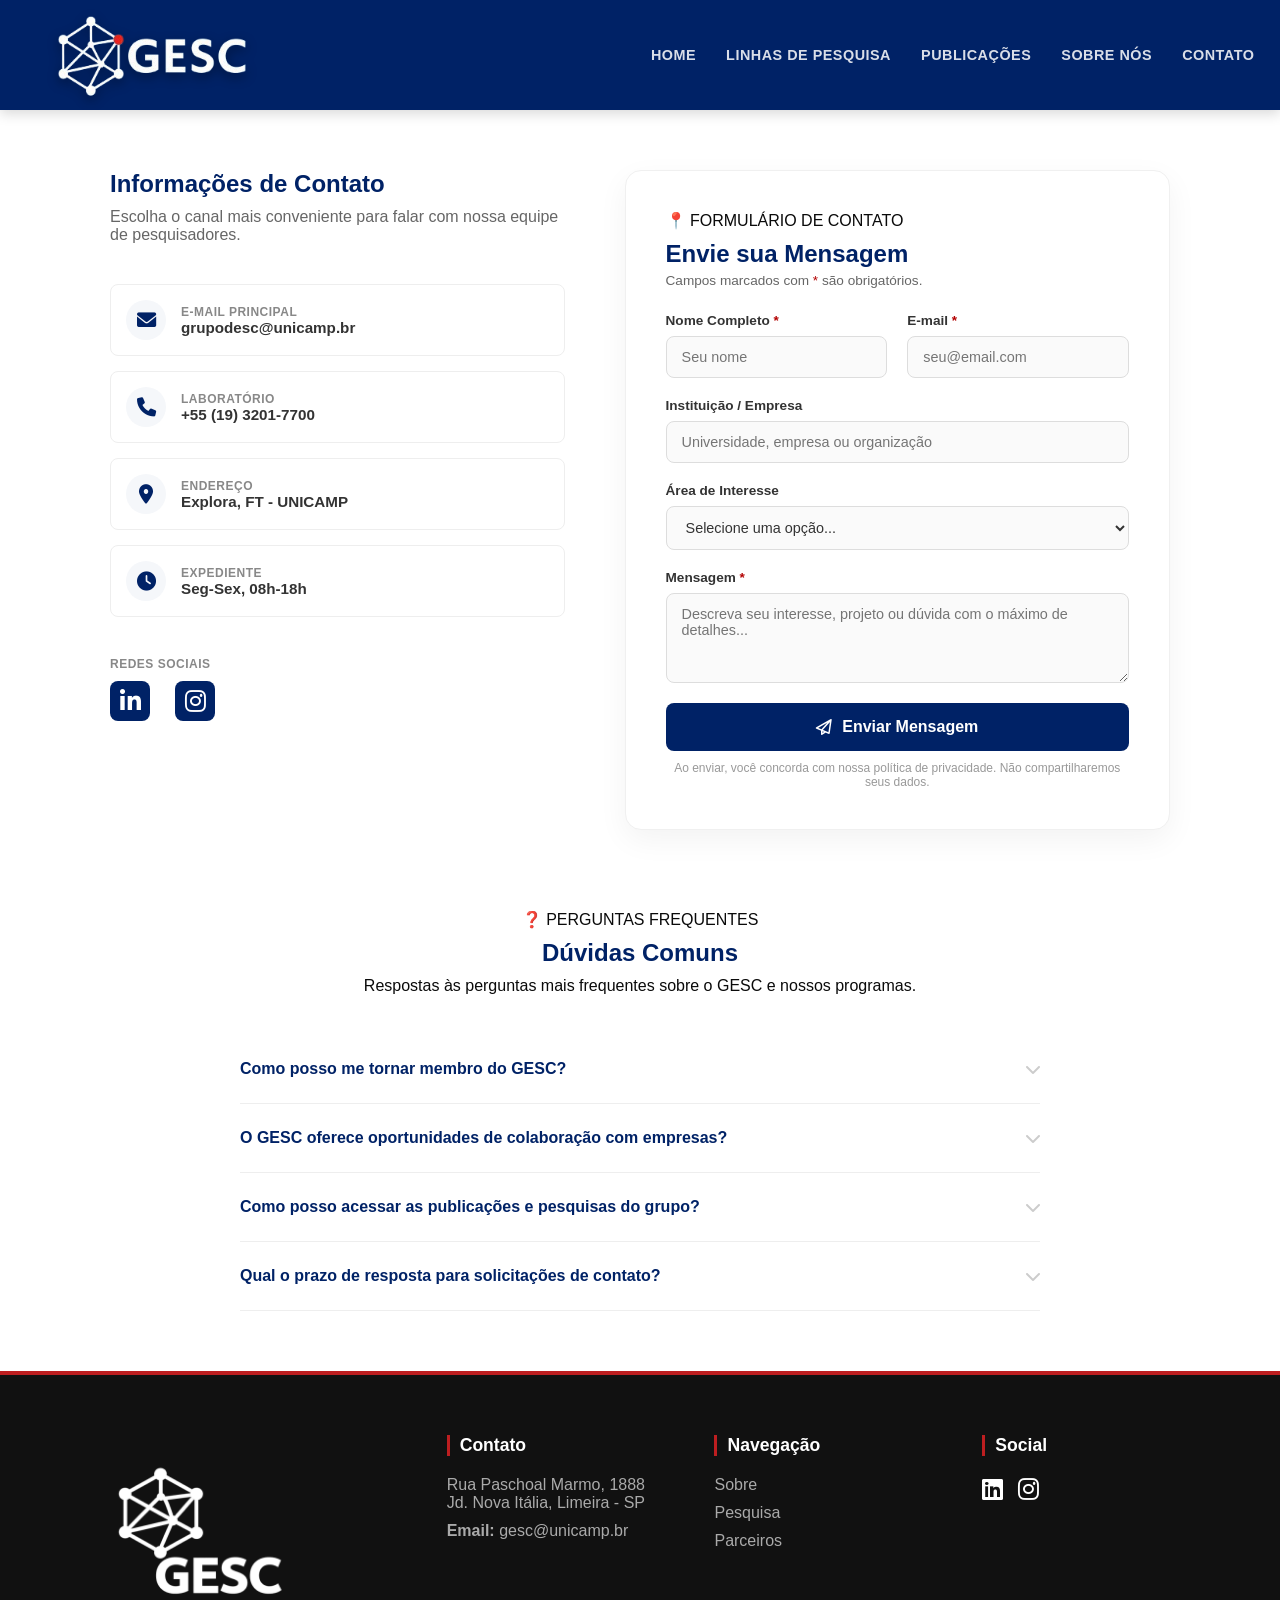
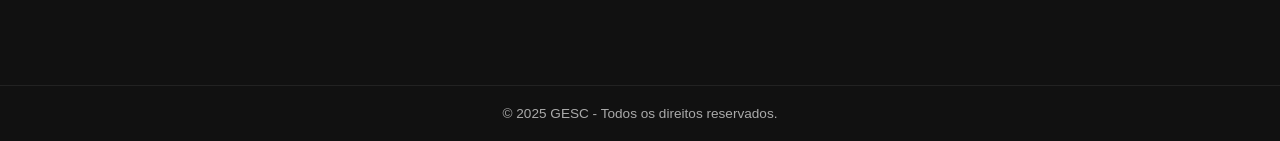
<file: contato.html>
<!DOCTYPE html>
<html lang="pt-BR">
<head>
    <meta charset="UTF-8">
    <meta name="viewport" content="width=device-width, initial-scale=1.0">
    <title>Contato | GESC</title>
    
    <link rel="stylesheet" href="assets/css/global.css">
    <link rel="stylesheet" href="assets/css/header.css">
    <link rel="stylesheet" href="assets/css/footer.css">
    <link rel="icon" type="image/png" href="assets/images/logo2.png">
    <link rel="stylesheet" href="assets/css/contato.css">
    
    <link rel="stylesheet" href="https://cdnjs.cloudflare.com/ajax/libs/font-awesome/6.0.0/css/all.min.css">
</head>
<body>

    <div id="header-placeholder"></div>

    <main class="contact-page container">
        
        <section class="contact-grid">
            
            <div class="contact-info">
                <h2>Informações de Contato</h2>
                <p>Escolha o canal mais conveniente para falar com nossa equipe de pesquisadores.</p>

                <div class="info-cards">
                    <div class="info-card">
                        <div class="icon-box"><i class="fas fa-envelope"></i></div>
                        <div class="info-text">
                            <span>E-MAIL PRINCIPAL</span>
                            <strong>grupodesc@unicamp.br</strong>
                        </div>
                    </div>

                    <div class="info-card">
                        <div class="icon-box"><i class="fas fa-phone"></i></div>
                        <div class="info-text">
                            <span>LABORATÓRIO</span>
                            <strong>+55 (19) 3201-7700</strong>
                        </div>
                    </div>

                    <div class="info-card">
                        <div class="icon-box"><i class="fas fa-map-marker-alt"></i></div>
                        <div class="info-text">
                            <span>ENDEREÇO</span>
                            <strong>Explora, FT - UNICAMP</strong>
                        </div>
                    </div>

                    <div class="info-card">
                        <div class="icon-box"><i class="fas fa-clock"></i></div>
                        <div class="info-text">
                            <span>EXPEDIENTE</span>
                            <strong>Seg-Sex, 08h-18h</strong>
                        </div>
                    </div>
                </div>

                <div class="social-links-contact">
                    <span>REDES SOCIAIS</span>
                    <div class="social-icons">
                        <a href="#"><i class="fab fa-linkedin-in"></i></a>
                        <a href="#"><i class="fab fa-instagram"></i></a>
                    </div>
                </div>
            </div>

            <div class="contact-form-container">
                <span class="mini-tag grey">📍 FORMULÁRIO DE CONTATO</span>
                <h2>Envie sua Mensagem</h2>
                <p class="form-disclaimer">Campos marcados com <span class="text-red">*</span> são obrigatórios.</p>

                <form action="#" class="contact-form">
                    <div class="form-row">
                        <div class="input-group">
                            <label>Nome Completo <span class="text-red">*</span></label>
                            <input type="text" placeholder="Seu nome" required>
                        </div>
                        <div class="input-group">
                            <label>E-mail <span class="text-red">*</span></label>
                            <input type="email" placeholder="seu@email.com" required>
                        </div>
                    </div>

                    <div class="input-group">
                        <label>Instituição / Empresa</label>
                        <input type="text" placeholder="Universidade, empresa ou organização">
                    </div>

                    <div class="input-group">
                        <label>Área de Interesse</label>
                        <select>
                            <option value="">Selecione uma opção...</option>
                            <option value="pesquisa">Parceria em Pesquisa</option>
                            <option value="academico">Ingressar no Grupo (Mestrado/Doutorado)</option>
                            <option value="imprensa">Imprensa / Entrevista</option>
                            <option value="outros">Outros</option>
                        </select>
                    </div>

                    <div class="input-group">
                        <label>Mensagem <span class="text-red">*</span></label>
                        <textarea rows="4" placeholder="Descreva seu interesse, projeto ou dúvida com o máximo de detalhes..." required></textarea>
                    </div>

                    <button type="submit" class="btn-submit">
                        <i class="far fa-paper-plane"></i> Enviar Mensagem
                    </button>
                    <p class="privacy-note">Ao enviar, você concorda com nossa política de privacidade. Não compartilharemos seus dados.</p>
                </form>
            </div>
        </section>

        <section class="faq-section">
            <div class="faq-header">
                <span class="mini-tag grey">❓ PERGUNTAS FREQUENTES</span>
                <h2>Dúvidas Comuns</h2>
                <p>Respostas às perguntas mais frequentes sobre o GESC e nossos programas.</p>
            </div>

            <div class="faq-list">
                <details class="faq-item">
                    <summary>Como posso me tornar membro do GESC? <i class="fas fa-chevron-down"></i></summary>
                    <div class="faq-content">
                        <p>Para se tornar membro, você deve estar matriculado em um programa de pós-graduação da Unicamp ou participar de nossos editais de iniciação científica abertos anualmente.</p>
                    </div>
                </details>

                <details class="faq-item">
                    <summary>O GESC oferece oportunidades de colaboração com empresas? <i class="fas fa-chevron-down"></i></summary>
                    <div class="faq-content">
                        <p>Sim! Mantemos parcerias com diversas empresas do setor de tecnologia e logística. Preencha o formulário acima selecionando "Parceria em Pesquisa" para conversar conosco.</p>
                    </div>
                </details>

                <details class="faq-item">
                    <summary>Como posso acessar as publicações e pesquisas do grupo? <i class="fas fa-chevron-down"></i></summary>
                    <div class="faq-content">
                        <p>Todas as nossas publicações estão disponíveis na aba "Publicações" do nosso site. A maioria possui links diretos para os periódicos (DOI).</p>
                    </div>
                </details>

                <details class="faq-item">
                    <summary>Qual o prazo de resposta para solicitações de contato? <i class="fas fa-chevron-down"></i></summary>
                    <div class="faq-content">
                        <p>Nossa equipe administrativa se esforça para responder todas as mensagens em até 3 dias úteis.</p>
                    </div>
                </details>
            </div>
        </section>

    </main>

    <div id="footer-placeholder"></div>

    <script src="assets/js/script.js"></script>
</body>
</html>
</file>
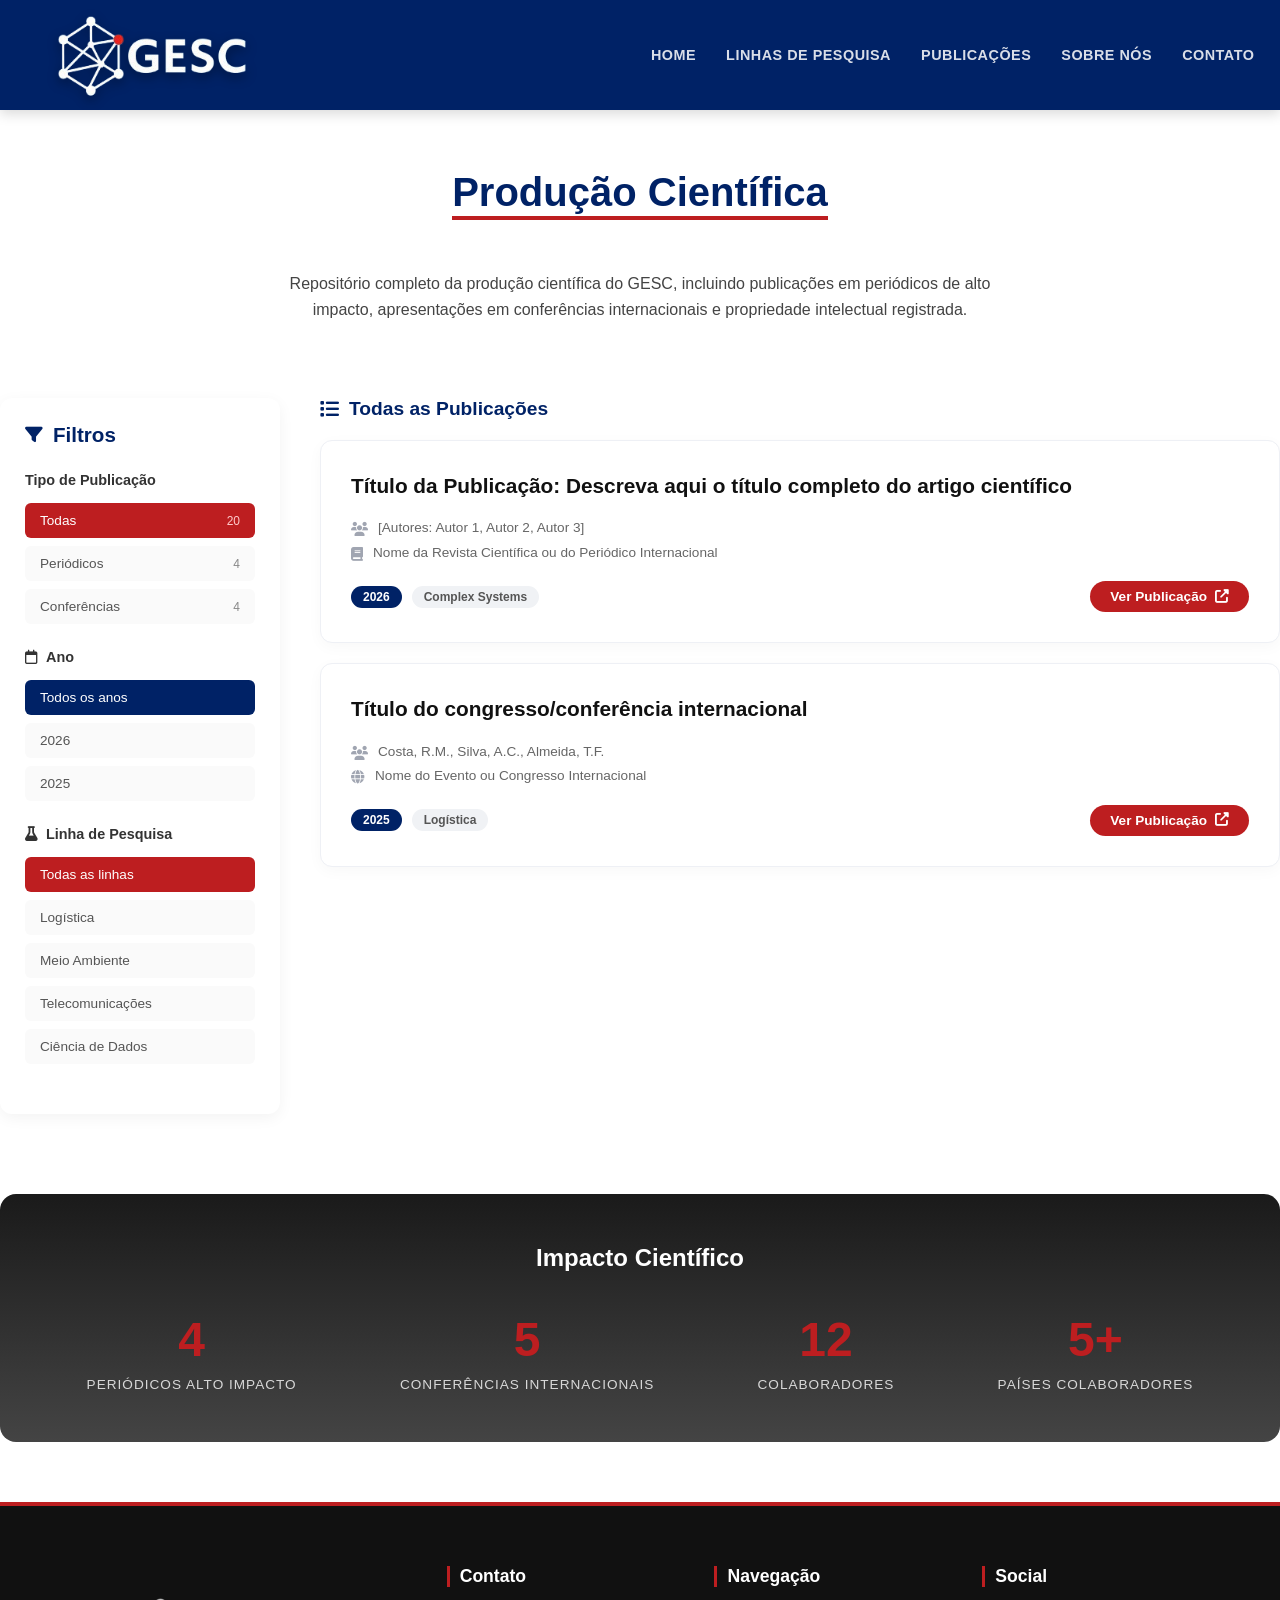
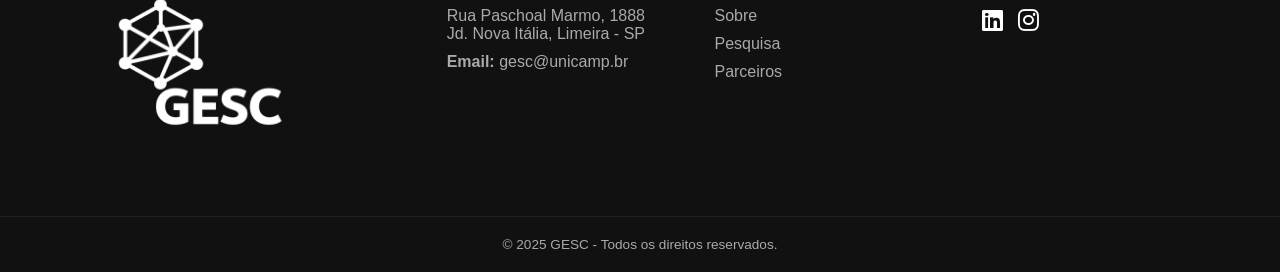
<file: publicacoes.html>
<!DOCTYPE html>
<html lang="pt-br">
<head>
    <meta charset="UTF-8">
    <meta name="viewport" content="width=device-width, initial-scale=1.0">
    <title>Produção Científica - GESC</title>
    
    <link rel="stylesheet" href="assets/css/global.css">
    <link rel="stylesheet" href="assets/css/header.css">
    <link rel="stylesheet" href="assets/css/footer.css">
    <link rel="icon" type="image/png" href="assets/images/logo2.png">
    <link rel="stylesheet" href="assets/css/publicacoes.css">
    
    <link rel="stylesheet" href="https://cdnjs.cloudflare.com/ajax/libs/font-awesome/6.4.0/css/all.min.css">
</head>
<body class="bg-light">

    <div id="header-placeholder"></div>

    <section class="page-header container">
        <h1><span class="underline">Produção Científica</span></h1><br></br>
        <p>Repositório completo da produção científica do GESC, incluindo publicações em periódicos de alto impacto, apresentações em conferências internacionais e propriedade intelectual registrada.</p>
    </section> <br></br>

    <section class="container layout-sidebar">
        
        <aside class="filter-sidebar">
            <div class="filter-header">
                <i class="fas fa-filter"></i>
                <h3>Filtros</h3>
            </div>

            <div class="filter-group">
                <h4>Tipo de Publicação</h4>
                <ul>
                    <li class="active"><span>Todas</span> <span class="badge">20</span></li>
                    <li><span>Periódicos</span> <span class="badge">4</span></li>
                    <li><span>Conferências</span> <span class="badge">4</span></li>
                </ul>
            </div>

            <div class="filter-group">
                <h4><i class="far fa-calendar"></i> Ano</h4>
                <ul>
                    <li class="active-blue"><span>Todos os anos</span></li>
                    <li><span>2026</span></li>
                    <li><span>2025</span></li>
                </ul>
            </div>

            <div class="filter-group">
                <h4><i class="fas fa-flask"></i> Linha de Pesquisa</h4>
                <ul>
                    <li class="active"><span>Todas as linhas</span></li>
                    <li><span>Logística</span></li>
                    <li><span>Meio Ambiente</span></li>
                    <li><span>Telecomunicações</span></li>
                    <li><span>Ciência de Dados</span></li>
                </ul>
            </div>
        </aside>

        <main class="publications-content">
    
    <div class="section-title-small">
        <h3><i class="fas fa-list"></i> Todas as Publicações</h3>
    </div>

    <div id="lista-publicacoes">
        <p>Carregando publicações...</p>
    </div>

</main>
    </section>

    <section class="impact-banner container">
        <h2>Impacto Científico</h2>
        <div class="impact-grid">
            <div class="impact-item">
                <span class="number">4</span>
                <span class="label">Periódicos Alto Impacto</span>
            </div>
            <div class="impact-item">
                <span class="number">5</span>
                <span class="label">Conferências Internacionais</span>
            </div>
            <div class="impact-item">
                <span class="number">12</span>
                <span class="label">Colaboradores</span>
            </div>
            <div class="impact-item">
                <span class="number">5+</span>
                <span class="label">Países Colaboradores</span>
            </div>
        </div>
    </section>

    <div id="footer-placeholder"></div>

    <script src="assets/js/script.js"></script>
    <script src="assets/js/publicacoes.js"></script>
</body>
</html>
</file>
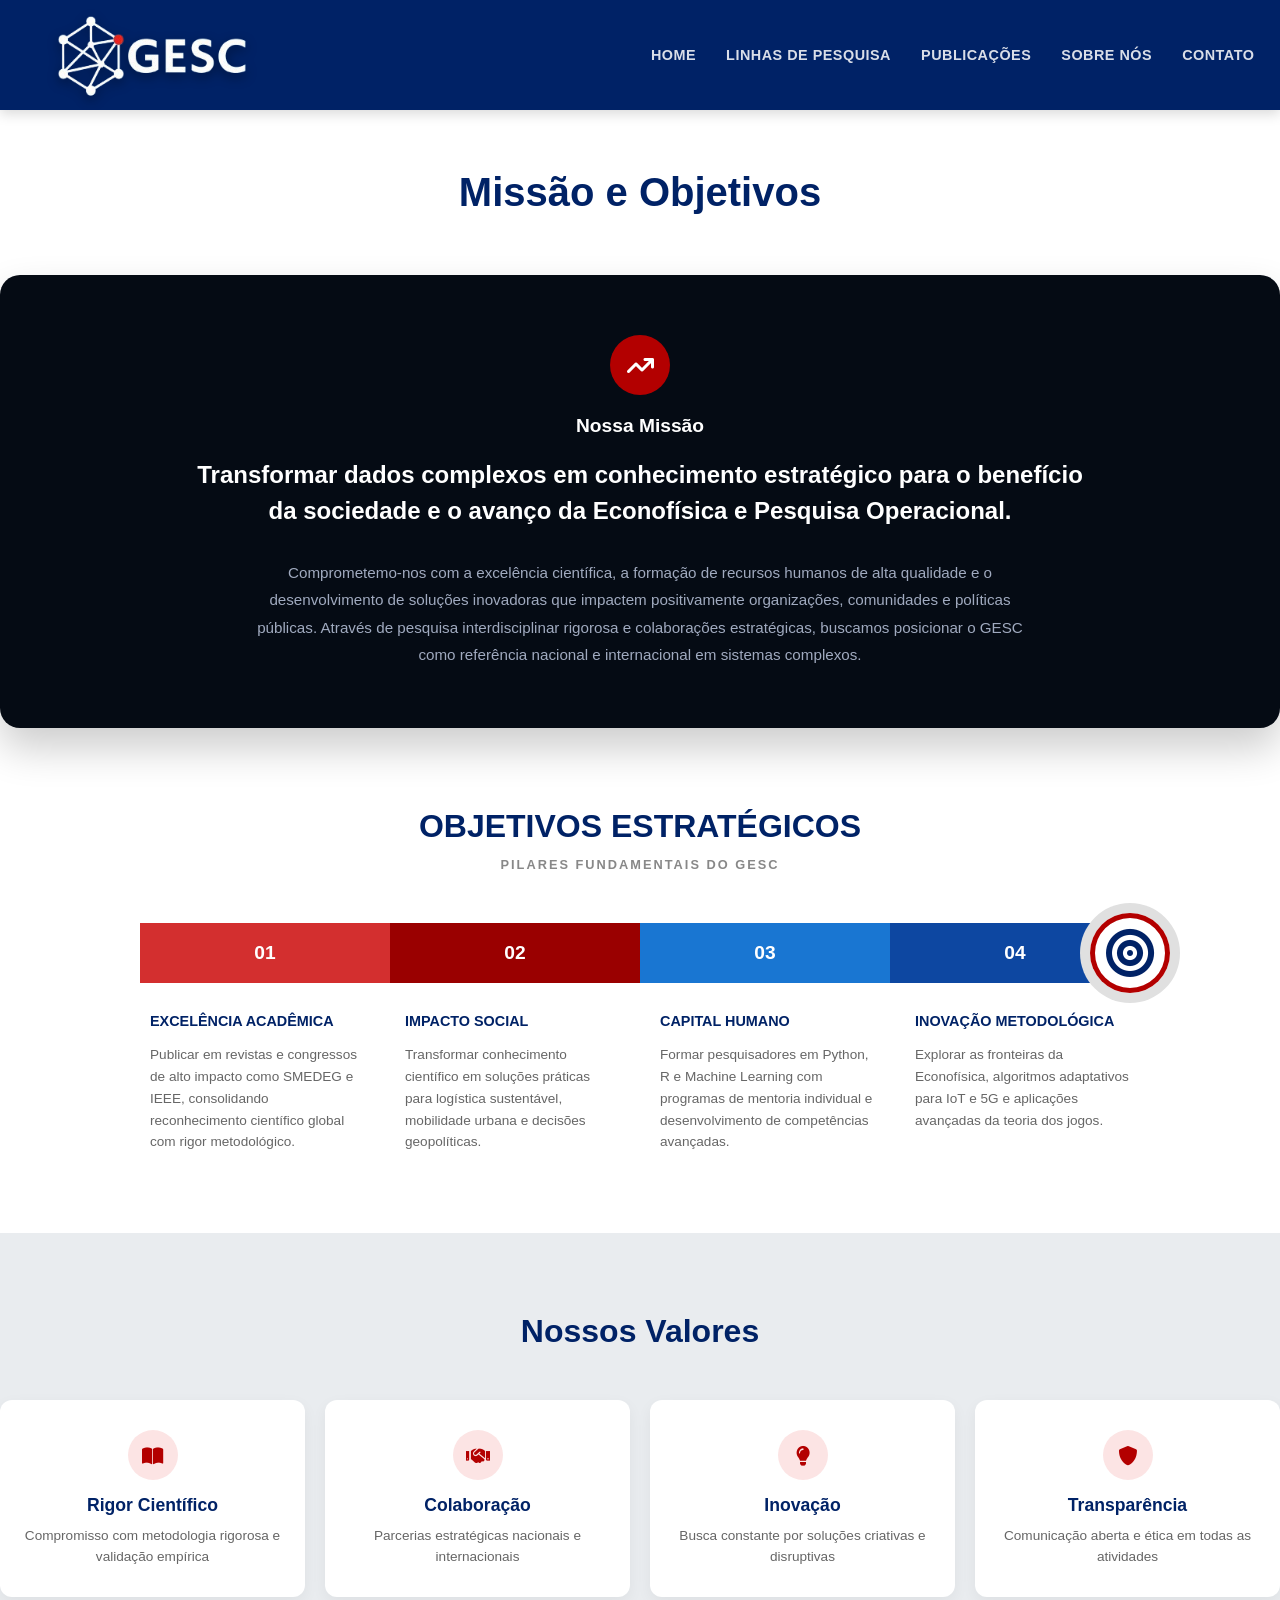
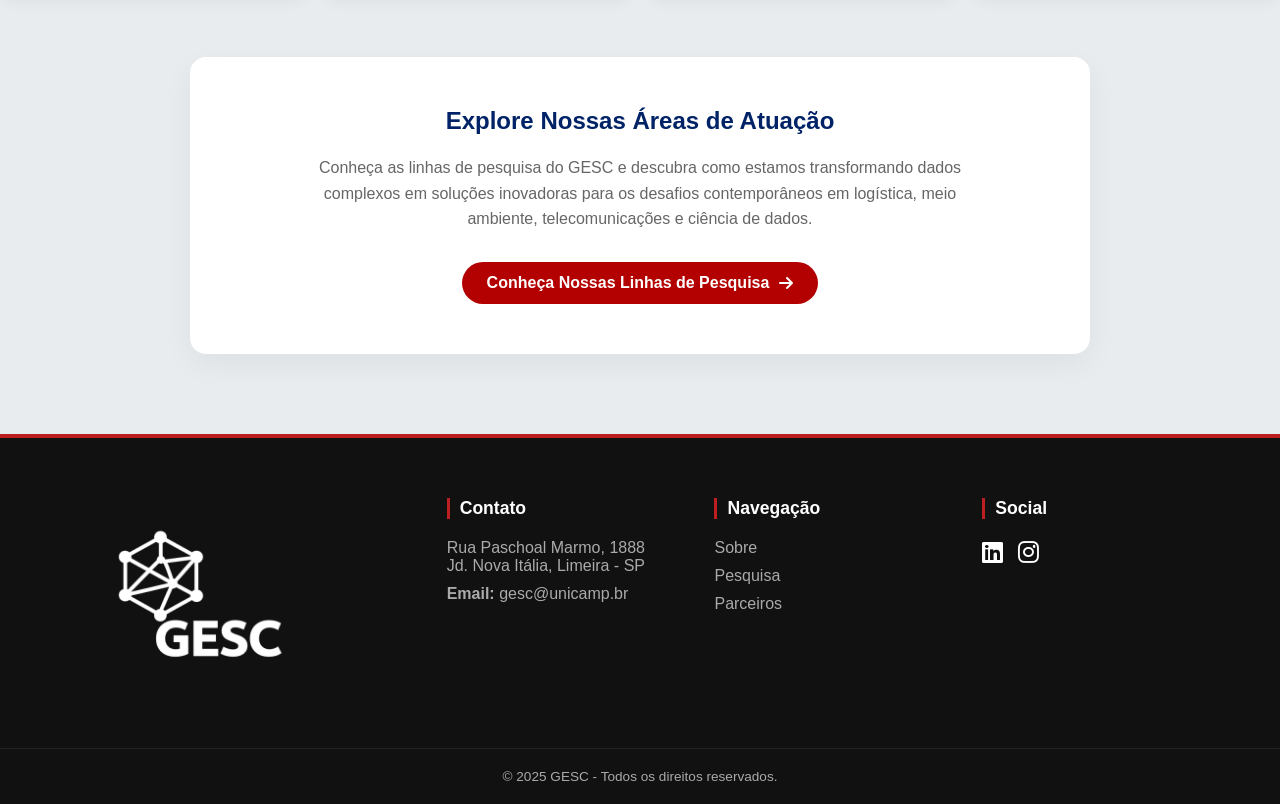
<file: sobre.html>
<!DOCTYPE html>
<html lang="pt-BR">
<head>
    <meta charset="UTF-8">
    <meta name="viewport" content="width=device-width, initial-scale=1.0">
    <title>Sobre Nós | GESC</title>
    
    <link rel="stylesheet" href="assets/css/global.css">
    <link rel="stylesheet" href="assets/css/header.css">
    <link rel="stylesheet" href="assets/css/footer.css">
    <link rel="stylesheet" href="assets/css/sobre.css">
        <link rel="icon" type="image/png" href="assets/images/logo2.png">
    <link rel="stylesheet" href="https://cdnjs.cloudflare.com/ajax/libs/font-awesome/6.0.0/css/all.min.css">
</head>
<body>

    <div id="header-placeholder"></div>

    <main class="about-page">
        
        <section class="page-header container">
            <h1><span class="underline">Missão</span> e Objetivos</h1>
        </section>

        <section class="mission-banner container">
            <div class="mission-content">
                <div class="mission-icon">
                    <i class="fas fa-arrow-trend-up"></i>
                </div>
                <h3>Nossa Missão</h3>
                <h2>Transformar dados complexos em conhecimento estratégico para o benefício da sociedade e o avanço da Econofísica e Pesquisa Operacional.</h2>
                <p>Comprometemo-nos com a excelência científica, a formação de recursos humanos de alta qualidade e o desenvolvimento de soluções inovadoras que impactem positivamente organizações, comunidades e políticas públicas. Através de pesquisa interdisciplinar rigorosa e colaborações estratégicas, buscamos posicionar o GESC como referência nacional e internacional em sistemas complexos.</p>
            </div>
        </section>

        <section class="objectives-section container">
            <div class="section-title text-center">
                <h2>OBJETIVOS ESTRATÉGICOS</h2>
                <span class="subtitle-grey">PILARES FUNDAMENTAIS DO GESC</span>
            </div>

            <div class="objectives-grid">
                <div class="objectives-bar">
                    <div class="obj-num bg-red">01</div>
                    <div class="obj-num bg-dark-red">02</div>
                    <div class="obj-num bg-blue">03</div>
                    <div class="obj-num bg-dark-blue">04</div>
                    <div class="obj-target">
                        <i class="fas fa-bullseye"></i>
                    </div>
                </div>

                <div class="objectives-texts">
                    <div class="obj-text">
                        <h4>EXCELÊNCIA ACADÊMICA</h4>
                        <p>Publicar em revistas e congressos de alto impacto como SMEDEG e IEEE, consolidando reconhecimento científico global com rigor metodológico.</p>
                    </div>
                    <div class="obj-text">
                        <h4>IMPACTO SOCIAL</h4>
                        <p>Transformar conhecimento científico em soluções práticas para logística sustentável, mobilidade urbana e decisões geopolíticas.</p>
                    </div>
                    <div class="obj-text">
                        <h4>CAPITAL HUMANO</h4>
                        <p>Formar pesquisadores em Python, R e Machine Learning com programas de mentoria individual e desenvolvimento de competências avançadas.</p>
                    </div>
                    <div class="obj-text">
                        <h4>INOVAÇÃO METODOLÓGICA</h4>
                        <p>Explorar as fronteiras da Econofísica, algoritmos adaptativos para IoT e 5G e aplicações avançadas da teoria dos jogos.</p>
                    </div>
                </div>
            </div>
        </section>

        <div class="grey-background-wrapper">
            <section class="values-section container">
                <div class="section-title text-center">
                    <h2>Nossos Valores</h2>
                </div>

                <div class="values-grid">
                    <div class="value-card">
                        <div class="value-icon"><i class="fas fa-book-open"></i></div>
                        <h4>Rigor Científico</h4>
                        <p>Compromisso com metodologia rigorosa e validação empírica</p>
                    </div>
                    <div class="value-card">
                        <div class="value-icon"><i class="fas fa-handshake"></i></div>
                        <h4>Colaboração</h4>
                        <p>Parcerias estratégicas nacionais e internacionais</p>
                    </div>
                    <div class="value-card">
                        <div class="value-icon"><i class="fas fa-lightbulb"></i></div>
                        <h4>Inovação</h4>
                        <p>Busca constante por soluções criativas e disruptivas</p>
                    </div>
                    <div class="value-card">
                        <div class="value-icon"><i class="fas fa-shield-alt"></i></div>
                        <h4>Transparência</h4>
                        <p>Comunicação aberta e ética em todas as atividades</p>
                    </div>
                </div>
            </section>

            <section class="explore-section container">
                <div class="explore-card">
                    <h2>Explore Nossas Áreas de Atuação</h2>
                    <p>Conheça as linhas de pesquisa do GESC e descubra como estamos transformando dados complexos em soluções inovadoras para os desafios contemporâneos em logística, meio ambiente, telecomunicações e ciência de dados.</p>
                    <a href="index.html#linhas-pesquisa" class="btn-primary">Conheça Nossas Linhas de Pesquisa <i class="fas fa-arrow-right"></i></a>
                </div>
            </section>
        </div>

    </main>

    <div id="footer-placeholder"></div>

    <script src="assets/js/script.js"></script>
</body>
</html>
</file>
<file: assets/css/global.css>
/* 1. VARIÁVEIS E RESET (Configurações Globais) */
:root {
    --primary-blue: #002266; /* Azul Marinho Unicamp (Corrigido) */
    --accent-red: #bd1e20;   /* Vermelho GESC (Corrigido) */
    --text-dark: #0A0A0A;    /* Cinza Escuro para texto (Corrigido) */
    --text-light: #444444;   /* Sugestão de cinza intermediário caso precise de contraste suave, mas o principal é o 0A0A0A */
    --bg-light: #f8f9fa;     /* Branco puro como predominante */
    --max-width: 1200px;     
    --header-height: 110px;  
}

* { margin: 0; padding: 0; box-sizing: border-box; font-family: 'Segoe UI', Tahoma, Geneva, Verdana, sans-serif; }

body { background-color: #fff; color: var(--text-dark); display: flex; flex-direction: column; min-height: 100vh; }

img { max-width: 100%; display: block; }

a { text-decoration: none; }

/* --- ESTILOS DA SEÇÃO SOBRE / PORTAL GESC --- */

.section-title, 
.about-grid {
    max-width: var(--max-width); /* Usa os 1200px que você definiu lá no topo */
    margin-left: auto;
    margin-right: auto;
    padding-left: 20px; /* Descola o texto das laterais */
    padding-right: 20px;
}
</file>
<file: assets/css/header.css>
/* 2. HEADER PROFISSIONAL (Estilo Wide + Logo Grande) */
header {
    background-color: var(--primary-blue);
    height: var(--header-height);
    position: sticky; /* Menu fixa no topo ao rolar */
    top: 0;
    z-index: 1000;
    box-shadow: 0 4px 12px rgba(0,0,0,0.15);
    /* O segredo: permite que a logo "vaze" para fora da barra */
    overflow: visible; 
}

.header-container {
    width: 96%; /* Ocupa quase a tela toda (Wide) */
    max-width: 1600px; /* Limite para monitores gigantes */
    margin: 0 auto;
    height: 100%;
    display: flex;
    justify-content: space-between; /* Joga logo p/ esquerda e menu p/ direita */
    align-items: center;
    position: relative;
}

/* Estilo da Logo e Link */
.logo-link {
    display: flex;
    align-items: center;
    height: 100%;
    position: relative;
    z-index: 1001; /* Fica acima de tudo */
}

.main-logo {
    height: 100px; 
    width: auto;
    margin-top: 10px;
    margin-bottom: 10px; /* Empurra a logo para baixo para criar o efeito de brasão */
    filter: drop-shadow(0 4px 6px rgba(0,0,0,0.4)); /* Sombra para destacar do fundo */
    transition: all 0.3s ease;
}

/* Menu de Navegação */
#main-nav ul { display: flex; list-style: none; gap: 30px; }

#main-nav a {
    color: rgba(255,255,255,0.85);
    font-size: 0.9rem;
    font-weight: 600;
    text-transform: uppercase;
    letter-spacing: 0.5px;
    padding: 8px 0;
    position: relative;
    transition: color 0.3s;
}

#main-nav a::after {
    content: '';
    position: absolute;
    width: 0;
    height: 2px;
    bottom: 0;
    left: 0;
    background-color: var(--accent-red);
    transition: width 0.3s;
}

#main-nav a:hover { color: #fff; }
#main-nav a:hover::after { width: 100%; }

.mobile-menu-btn { display: none; background: none; border: none; color: white; font-size: 1.5rem; cursor: pointer; }
</file>
<file: assets/css/footer.css>
/* 7. FOOTER */
footer { 
    background: #111; 
    color: #aaa; 
    padding: 60px 0 20px; 
    margin-top: auto; 
    border-top: 4px solid var(--accent-red); 
}

.footer-container {
    max-width: var(--max-width);
    margin: 0 auto;
    padding: 0 20px;
    display: flex; /* Mudamos de grid para flex */
    justify-content: space-between; /* Espalha as colunas */
    align-items: flex-start; /* ALINHA TUDO VERTICALMENTE AO CENTRO */
    gap: 30px;
    flex-wrap: wrap; /* Permite quebrar linha no celular */
}

/* Coluna da marca/logo */
.footer-brand {
    flex: 1.5; /* Dá um pouco mais de espaço para o logo */
    min-width: 250px;
}

.footer-brand strong { 
    color: white; 
    font-size: 1.5rem; 
    display: block; 
    margin-bottom: 10px; 
}

/* Colunas de texto */
.footer-col {
    flex: 1;
    min-width: 150px;
}

/* Mantive o seu design de borda vermelha que já estava ótimo! */
.footer-col h4 { 
    color: white; 
    margin-bottom: 20px; 
    font-size: 1.1rem; 
    border-left: 3px solid var(--accent-red); 
    padding-left: 10px; 
    line-height: 1.2;
}

.footer-col p { margin-bottom: 10px; }
.footer-col ul { list-style: none; padding: 0; margin: 0; }
.footer-col li { margin-bottom: 10px; }
.footer-col a { color: #aaa; transition: color 0.3s; text-decoration: none; }
.footer-col a:hover { color: white; }

/* Ícones sociais alinhados lado a lado */
.social-icons {
    display: flex;
    gap: 15px;
}

.social-icons a { 
    font-size: 1.5rem; 
    color: white; 
    transition: 0.3s; 
}

.social-icons a:hover { 
    color: var(--accent-red); 
    transform: scale(1.1);
}

.copyright { 
    text-align: center; 
    margin-top: 50px; 
    padding-top: 20px; 
    border-top: 1px solid #222; 
    font-size: 0.85rem; 
    width: 100%;
}

/* Responsividade do Footer para celulares */
@media screen and (max-width: 768px) {
    .footer-container {
        flex-direction: column;
        align-items: flex-start; /* No celular, volta para o alinhamento no topo */
        gap: 40px;
    }
}


/* --- O RESTANTE DO SEU CÓDIGO INTACTO ABAIXO --- */

.coordination-section {
    padding: 80px 0;
    background: white;
}

.founder-block {
    display: flex;
    align-items: center;
    gap: 60px;
    margin-bottom: 80px;
}

/* Para inverter a ordem no segundo bloco */
.founder-block.reverse {
    flex-direction: row-reverse;
}

.founder-image {
    flex: 1;
    min-height: 400px;
    position: relative;
}

/* Caixa cinza (Placeholder) idêntica à imagem que você mandou */
.placeholder-box {
    width: 100%;
    height: 400px;
    background-color: #ccc; /* Cinza */
    border-radius: 4px;
}

.founder-image img {
    width: 100%;
    height: 100%;
    object-fit: cover;
    border-radius: 4px;
    position: absolute; /* Cobre a caixa cinza se a imagem existir */
    top: 0; left: 0;
}

.founder-content {
    flex: 1;
}

.founder-content h3 {
    color: var(--primary-blue);
    font-weight: 800;
    text-transform: uppercase;
    font-size: 1.1rem;
    margin-bottom: 5px;
    letter-spacing: 1px;
}

.founder-content h4 {
    font-size: 0.9rem;
    color: #555;
    margin-bottom: 25px;
    font-weight: 600;
}

.founder-content p {
    color: var(--text-light);
    line-height: 1.8;
    margin-bottom: 30px;
    text-align: justify;
}

.founder-social a {
    color: #333;
    font-size: 1.2rem;
    margin-right: 20px;
    transition: color 0.3s;
}

.founder-social a:hover {
    color: var(--accent-red);
}
</file>
<file: assets/css/contato.css>
/* --- CONTAINER PRINCIPAL --- */
.contact-page {
    padding: 60px 20px;
    max-width: 1100px;
    margin: 0 auto;
}

/* --- GRID DO CONTATO (Esquerda e Direita) --- */
.contact-grid {
    display: grid;
    grid-template-columns: 1fr 1.2fr; /* Lado direito um pouco maior */
    gap: 60px;
    margin-bottom: 80px;
}

/* --- COLUNA DA ESQUERDA (Info) --- */
.contact-info h2 {
    color: var(--primary-blue, #002b5c);
    margin-bottom: 10px;
}

.contact-info p {
    color: #666;
    margin-bottom: 40px;
}

.info-cards {
    display: flex;
    flex-direction: column;
    gap: 15px;
}

.info-card {
    display: flex;
    align-items: center;
    padding: 15px;
    border: 1px solid #eee;
    border-radius: 8px;
    background-color: #fff;
    transition: transform 0.2s, box-shadow 0.2s;
}

.info-card:hover {
    transform: translateY(-2px);
    box-shadow: 0 4px 10px rgba(0,0,0,0.05);
}

.icon-box {
    width: 40px;
    height: 40px;
    background-color: #f5f7fa;
    color: var(--primary-blue, #002b5c);
    border-radius: 50%;
    display: flex;
    align-items: center;
    justify-content: center;
    margin-right: 15px;
    font-size: 1.2rem;
}

.info-text {
    display: flex;
    flex-direction: column;
}

.info-text span {
    font-size: 0.75rem;
    color: #888;
    font-weight: bold;
    letter-spacing: 0.5px;
}

.info-text strong {
    color: #333;
    font-size: 0.95rem;
}

.social-links-contact {
    margin-top: 40px;
}

.social-links-contact span {
    display: block;
    font-size: 0.75rem;
    color: #888;
    font-weight: bold;
    margin-bottom: 10px;
    letter-spacing: 0.5px;
}

.contact-info .social-icons a {
    display: inline-flex;
    align-items: center;
    justify-content: center;
    width: 40px;
    height: 40px;
    background-color: var(--primary-blue, #002b5c);
    color: #fff;
    border-radius: 8px;
    margin-right: 10px;
    text-decoration: none;
    transition: opacity 0.2s;
}

.contact-info .social-icons a:hover {
    opacity: 0.8;
}

/* --- COLUNA DA DIREITA (Formulário) --- */
.contact-form-container {
    background-color: #fff;
    padding: 40px;
    border-radius: 16px;
    box-shadow: 0 10px 30px rgba(0,0,0,0.05);
    border: 1px solid #f0f0f0;
}

.contact-form-container h2 {
    color: var(--primary-blue, #002b5c);
    margin: 10px 0 5px;
}

.form-disclaimer {
    font-size: 0.85rem;
    color: #666;
    margin-bottom: 25px;
}

.text-red {
    color: var(--primary-red, #b30000);
}

.contact-form .form-row {
    display: grid;
    grid-template-columns: 1fr 1fr;
    gap: 20px;
}

.input-group {
    margin-bottom: 20px;
    display: flex;
    flex-direction: column;
}

.input-group label {
    font-size: 0.85rem;
    font-weight: bold;
    color: #333;
    margin-bottom: 8px;
}

.input-group input,
.input-group select,
.input-group textarea {
    padding: 12px 15px;
    border: 1px solid #ddd;
    border-radius: 8px;
    font-family: inherit;
    font-size: 0.9rem;
    color: #333;
    background-color: #fafafa;
    transition: border-color 0.2s;
}

.input-group input:focus,
.input-group select:focus,
.input-group textarea:focus {
    outline: none;
    border-color: var(--primary-blue, #002b5c);
    background-color: #fff;
}

.btn-submit {
    background-color: var(--primary-blue, #002b5c);
    color: #fff;
    border: none;
    padding: 15px;
    width: 100%;
    border-radius: 8px;
    font-weight: bold;
    font-size: 1rem;
    cursor: pointer;
    transition: background-color 0.2s;
    display: flex;
    justify-content: center;
    align-items: center;
    gap: 10px;
    margin-bottom: 10px;
}

.btn-submit:hover {
    background-color: #001f40;
}

.privacy-note {
    font-size: 0.75rem;
    color: #999;
    text-align: center;
}

/* --- SEÇÃO FAQ --- */
.faq-section {
    max-width: 800px;
    margin: 0 auto;
}

.faq-header {
    text-align: center;
    margin-bottom: 40px;
}

.faq-header h2 {
    color: var(--primary-blue, #002b5c);
    margin: 10px 0;
}

/* O truque do acordeão com <details> */
.faq-item {
    border-bottom: 1px solid #eee;
    padding: 15px 0;
}

.faq-item summary {
    font-weight: bold;
    color: var(--primary-blue, #002b5c);
    cursor: pointer;
    display: flex;
    justify-content: space-between;
    align-items: center;
    list-style: none; /* Remove a setinha feia nativa */
    padding: 10px 0;
}

.faq-item summary::-webkit-details-marker {
    display: none; /* Remove no Chrome/Safari */
}

.faq-item summary i {
    color: #ccc;
    transition: transform 0.3s ease;
}

/* Gira a setinha quando estiver aberto */
.faq-item[open] summary i {
    transform: rotate(180deg);
}

.faq-content {
    padding: 10px 0 20px;
    color: #666;
    line-height: 1.6;
}

/* --- RESPONSIVIDADE (Celular) --- */
@media (max-width: 768px) {
    .contact-grid {
        grid-template-columns: 1fr; /* Coloca um em cima do outro */
        gap: 40px;
    }
    .contact-form .form-row {
        grid-template-columns: 1fr; /* Campos lado a lado quebram */
    }
}
</file>
<file: assets/css/publicacoes.css>
/* --- CABEÇALHO DA PÁGINA --- */
.page-header {
    text-align: center;
    padding: 60px 20px 40px;
    max-width: 800px;
    margin: 0 auto; /* A mágica que centraliza o bloco na tela */
}

.page-header h1 {
    font-size: 2.5rem;
    color: var(--primary-blue);
    margin-bottom: 20px;
}

/* O sublinhado vermelho na primeira palavra */
.page-header .underline {
    position: relative;
    display: inline-block;
}
.page-header .underline::after {
    content: '';
    position: absolute;
    bottom: -5px;
    left: 0;
    width: 100%;
    height: 4px;
    background-color: var(--accent-red);
}

.page-header p {
    color: var(--text-light);
    line-height: 1.6;
    font-size: 1rem;
}

/* --- LAYOUT GRID (Sidebar + Conteúdo) --- */
.layout-sidebar {
    display: grid;
    grid-template-columns: 280px 1fr;
    gap: 40px;
    margin-bottom: 80px;
}

/* --- SIDEBAR DE FILTROS --- */
.filter-sidebar {
    background: #fff;
    border-radius: 12px;
    padding: 25px;
    box-shadow: 0 4px 15px rgba(0,0,0,0.05);
    height: fit-content;
}

.filter-header {
    display: flex;
    align-items: center;
    gap: 10px;
    color: var(--primary-blue);
    margin-bottom: 25px;
    font-size: 1.1rem;
}

.filter-group { margin-bottom: 25px; }

.filter-group h4 {
    font-size: 0.9rem;
    color: #333;
    margin-bottom: 15px;
    display: flex;
    align-items: center;
    gap: 8px;
}

.filter-group ul {
    list-style: none;
    padding: 0;
    display: flex;
    flex-direction: column;
    gap: 8px;
}

.filter-group li {
    display: flex;
    justify-content: space-between;
    align-items: center;
    padding: 10px 15px;
    border-radius: 6px;
    font-size: 0.85rem;
    color: #555;
    cursor: pointer;
    background: #fafafa;
    transition: all 0.2s;
}

.filter-group li:hover { background: #f0f0f0; }

.filter-group li .badge {
    font-size: 0.75rem;
    color: #888;
}

/* Estados ativos dos botões de filtro */
.filter-group li.active { background: var(--accent-red); color: #fff; }
.filter-group li.active .badge { color: #ffcccc; }
.filter-group li.active-blue { background: var(--primary-blue); color: #fff; }

/* --- CONTEÚDO PRINCIPAL (Cartões) --- */
.section-title-small { margin-bottom: 20px; }
.section-title-small h3 {
    color: var(--primary-blue);
    font-size: 1.2rem;
    display: flex;
    align-items: center;
    gap: 10px;
}
.title-badge {
    background: #e0e4eb;
    color: var(--primary-blue);
    padding: 2px 8px;
    border-radius: 12px;
    font-size: 0.8rem;
}

.mt-40 { margin-top: 40px; }

.pub-card {
    background: #fff;
    border: 1px solid #eef0f5;
    border-radius: 12px;
    padding: 30px;
    margin-bottom: 20px;
    box-shadow: 0 4px 15px rgba(0,0,0,0.03);
}

.featured-card { border: 1px solid #dce2ed; box-shadow: 0 8px 20px rgba(0,34,102,0.08); }

.tags { display: flex; gap: 10px; margin-bottom: 20px; flex-wrap: wrap; }
.tag {
    background: var(--accent-red);
    color: #fff;
    padding: 4px 12px;
    border-radius: 20px;
    font-size: 0.75rem;
    font-weight: 600;
}

.pub-card h2 {
    font-size: 1.3rem;
    color: #111;
    margin-bottom: 20px;
    line-height: 1.4;
}

.pub-meta {
    margin-bottom: 20px;
}

.pub-meta p {
    font-size: 0.85rem;
    color: #666;
    margin-bottom: 8px;
    display: flex;
    align-items: flex-start;
    gap: 10px;
}
.pub-meta i { color: #a0a5b1; margin-top: 3px; }

.pub-abstract {
    font-size: 0.9rem;
    color: #555;
    line-height: 1.6;
    margin-bottom: 25px;
    padding-bottom: 25px;
    border-bottom: 1px solid #eee;
}

.pub-footer {
    display: flex;
    justify-content: space-between;
    align-items: center;
}

.footer-tags { display: flex; gap: 10px; }
.mini-tag {
    padding: 4px 12px;
    border-radius: 20px;
    font-size: 0.75rem;
    font-weight: 600;
}
.mini-tag.blue { background: var(--primary-blue); color: #fff; }
.mini-tag.grey { background: #f0f2f5; color: #555; }

.btn-read {
    background: var(--accent-red);
    color: #fff;
    padding: 8px 20px;
    border-radius: 20px;
    font-size: 0.85rem;
    font-weight: 600;
    display: inline-flex;
    align-items: center;
    gap: 8px;
    transition: background 0.3s;
}
.btn-read:hover { background: #961618; color: #fff; }

/* --- BANNER DE IMPACTO --- */
.impact-banner {
    /* De: background: var(--primary-blue); */
    
    /* Para: Um degrade cinza escuro professional (linear-gradient) */
    background-image: linear-gradient(to bottom, #1a1a1a, #444444);
    
    /* Mantemos o resto conforme já estava */
    border-radius: 16px;
    padding: 50px;
    text-align: center;
    color: #fff; /* O texto branco vai ficar ótimo em cima desse cinza */
    margin-bottom: 60px;
}

.impact-banner h2 { font-size: 1.5rem; margin-bottom: 40px; }

.impact-grid {
    display: flex;
    justify-content: space-around;
    flex-wrap: wrap;
    gap: 30px;
}

.impact-item {
    display: flex;
    flex-direction: column;
    align-items: center;
    gap: 10px;
}

.impact-item .number {
    font-size: 3rem;
    font-weight: bold;
    color: var(--accent-red);
}

.impact-item .label {
    font-size: 0.85rem;
    color: rgba(255,255,255,0.8);
    text-transform: uppercase;
    letter-spacing: 1px;
}

/* Responsividade Básica */
@media (max-width: 900px) {
    .layout-sidebar { grid-template-columns: 1fr; }
    .pub-footer { flex-direction: column; gap: 15px; align-items: flex-start; }
}
</file>
<file: assets/css/sobre.css>
/* --- CABEÇALHO DA PÁGINA --- */
.page-header {
    text-align: center;
    padding: 60px 20px 40px;
}

.page-header h1 {
    font-size: 2.5rem;
    color: var(--primary-blue, #002b5c);
    margin-bottom: 20px;
}

/* --- BANNER DE MISSÃO --- */
.mission-banner {
    background-color: #050b14; /* Azul super escuro / Quase preto */
    /* Se você tiver a imagem das linhas azuis de fundo, pode adicionar aqui depois */
    /* background-image: url('../images/fundo-linhas.png'); */
    background-size: cover;
    background-position: center;
    border-radius: 20px;
    padding: 60px 40px;
    color: #fff;
    text-align: center;
    margin-bottom: 80px;
    box-shadow: 0 20px 40px rgba(0,0,0,0.2);
}

.mission-icon {
    background-color: var(--primary-red, #b30000);
    width: 60px;
    height: 60px;
    border-radius: 50%;
    display: flex;
    align-items: center;
    justify-content: center;
    font-size: 1.5rem;
    margin: 0 auto 20px;
}

.mission-content h3 {
    font-size: 1.2rem;
    margin-bottom: 20px;
    font-weight: 600;
}

.mission-content h2 {
    font-size: 1.5rem;
    line-height: 1.5;
    margin-bottom: 30px;
    font-weight: 700;
    max-width: 900px;
    margin-left: auto;
    margin-right: auto;
}

.mission-content p {
    color: #a0aabf;
    line-height: 1.8;
    max-width: 800px;
    margin: 0 auto;
    font-size: 0.95rem;
}

/* --- OBJETIVOS ESTRATÉGICOS --- */
.objectives-section {
    margin-bottom: 80px;
}

.section-title {
    margin-bottom: 50px;
}

.section-title h2 {
    color: var(--primary-blue, #002b5c);
    font-size: 2rem;
    margin-bottom: 10px;
}

.subtitle-grey {
    color: #888;
    font-size: 0.8rem;
    font-weight: bold;
    letter-spacing: 2px;
}

.text-center {
    text-align: center;
}

/* A Barra Colorida */
.objectives-grid {
    max-width: 1000px;
    margin: 0 auto;
}

.objectives-bar {
    display: flex;
    align-items: center;
    height: 60px;
    margin-bottom: 30px;
    position: relative;
}

.obj-num {
    flex: 1;
    height: 100%;
    display: flex;
    align-items: center;
    justify-content: center;
    color: #fff;
    font-weight: bold;
    font-size: 1.2rem;
}

.bg-red { background-color: #d32f2f; }
.bg-dark-red { background-color: #9a0000; }
.bg-blue { background-color: #1976d2; }
.bg-dark-blue { background-color: #0d47a1; }

.obj-target {
    position: absolute;
    right: -30px; /* Posiciona o alvo no final da barra */
    top: 50%;
    transform: translateY(-50%);
    background-color: #fff;
    width: 80px;
    height: 80px;
    border-radius: 50%;
    display: flex;
    align-items: center;
    justify-content: center;
    font-size: 3rem;
    color: var(--primary-blue, #002b5c);
    box-shadow: 0 0 0 10px #e0e0e0, inset 0 0 0 5px var(--primary-red, #b30000);
}

/* Textos dos Objetivos */
.objectives-texts {
    display: flex;
    gap: 20px;
}

.obj-text {
    flex: 1;
    padding: 0 10px;
}

.obj-text h4 {
    color: var(--primary-blue, #002b5c);
    font-size: 0.9rem;
    margin-bottom: 15px;
    font-weight: 800;
}

.obj-text p {
    color: #666;
    font-size: 0.85rem;
    line-height: 1.6;
}

/* --- FUNDO CINZA (Valores e CTA) --- */
.grey-background-wrapper {
    background-color: #e9ecef;
    padding: 80px 0;
}

/* --- VALORES --- */
.values-grid {
    display: grid;
    grid-template-columns: repeat(4, 1fr);
    gap: 20px;
    margin-bottom: 60px;
}

.value-card {
    background-color: #fff;
    padding: 30px 20px;
    border-radius: 12px;
    text-align: center;
    box-shadow: 0 5px 15px rgba(0,0,0,0.05);
    transition: transform 0.2s;
}

.value-card:hover {
    transform: translateY(-5px);
}

.value-icon {
    width: 50px;
    height: 50px;
    background-color: #fce4e4;
    color: var(--primary-red, #b30000);
    border-radius: 50%;
    display: flex;
    align-items: center;
    justify-content: center;
    margin: 0 auto 15px;
    font-size: 1.2rem;
}

.value-card h4 {
    color: var(--primary-blue, #002b5c);
    margin-bottom: 10px;
    font-size: 1.1rem;
}

.value-card p {
    color: #666;
    font-size: 0.85rem;
    line-height: 1.5;
}

/* --- EXPLORE (Call to Action) --- */
.explore-card {
    background-color: #fff;
    padding: 50px;
    border-radius: 16px;
    text-align: center;
    box-shadow: 0 10px 30px rgba(0,0,0,0.05);
    max-width: 900px;
    margin: 0 auto;
}

.explore-card h2 {
    color: var(--primary-blue, #002b5c);
    margin-bottom: 20px;
}

.explore-card p {
    color: #666;
    margin-bottom: 30px;
    line-height: 1.6;
    max-width: 700px;
    margin-left: auto;
    margin-right: auto;
}

.btn-primary {
    background-color: var(--primary-red, #b30000);
    color: #fff;
    padding: 12px 25px;
    border-radius: 30px;
    text-decoration: none;
    font-weight: bold;
    display: inline-flex;
    align-items: center;
    gap: 10px;
    transition: background-color 0.2s;
}

.btn-primary:hover {
    background-color: #8a0000;
}

/* --- RESPONSIVIDADE (Celular) --- */
@media (max-width: 900px) {
    .objectives-texts {
        flex-direction: column;
        gap: 40px;
    }
    .objectives-bar {
        display: none; /* Esconde a barra colorida no celular pra não quebrar o layout */
    }
    .values-grid {
        grid-template-columns: repeat(2, 1fr);
    }
}

@media (max-width: 600px) {
    .values-grid {
        grid-template-columns: 1fr;
    }
}
</file>
